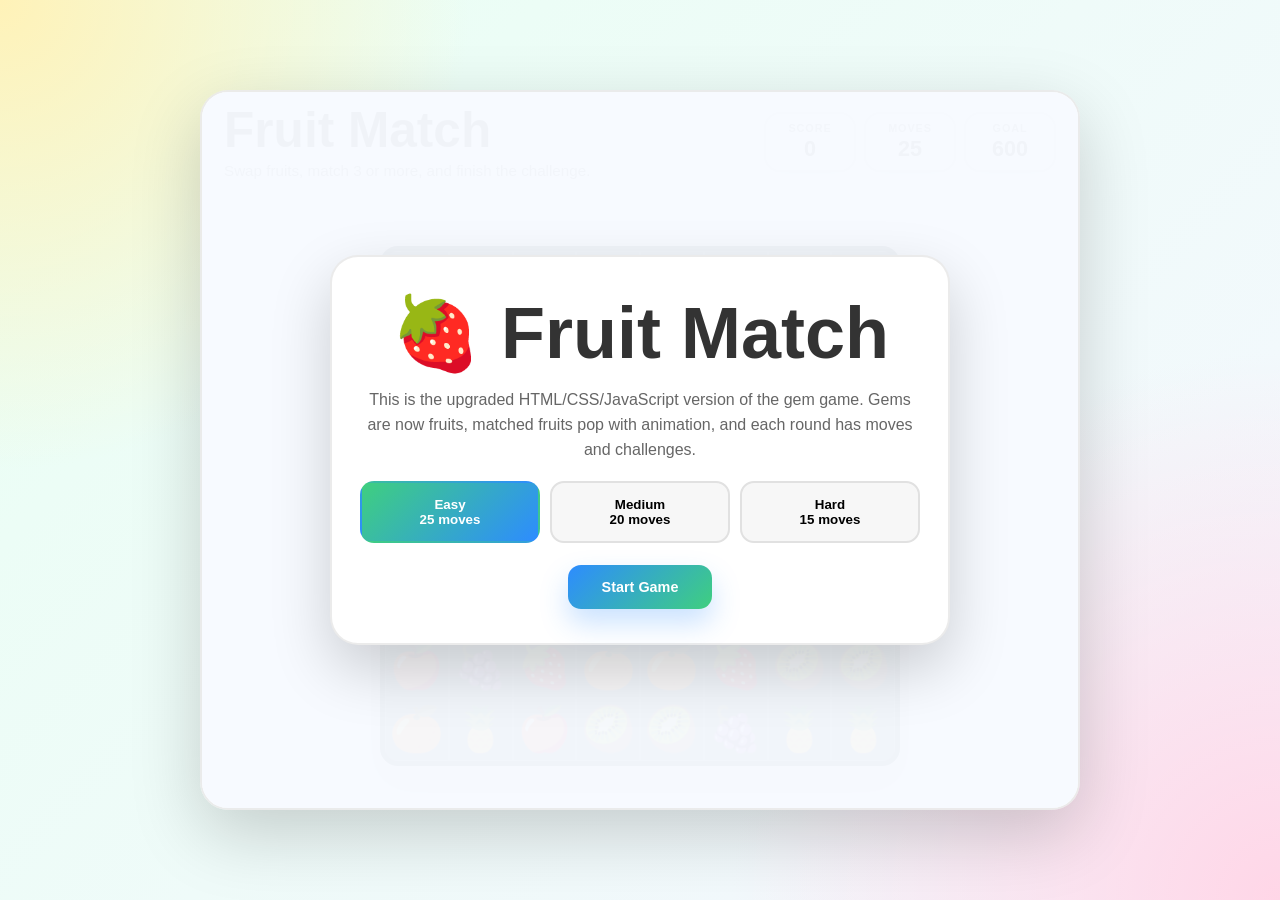
<file: gem-gem.html>
<!DOCTYPE html>
<html lang="en">
<head>
  <meta charset="UTF-8" />
  <meta name="viewport" content="width=device-width, initial-scale=1.0" />
  <title>Fruit Match-3 Game</title>

  <style>
    * {
      box-sizing: border-box;
      margin: 0;
      padding: 0;
    }

    html,
    body {
      width: 100%;
      height: 100%;
      overflow: hidden;
    }

    body {
      min-height: 100vh;
      font-family: Arial, sans-serif;
      background: radial-gradient(circle at top left, #fff2b8, transparent 30%),
                  radial-gradient(circle at bottom right, #ffd6e7, transparent 35%),
                  linear-gradient(135deg, #e9fff3, #f5f7ff);
      display: flex;
      align-items: center;
      justify-content: center;
      color: #2d2d2d;
      padding: 12px;
    }

    .game-shell {
      width: min(880px, 100%);
      height: min(720px, calc(100vh - 24px));
      background: rgba(255, 255, 255, 0.93);
      border: 2px solid rgba(0, 0, 0, 0.08);
      border-radius: 28px;
      box-shadow: 0 24px 70px rgba(0, 0, 0, 0.18);
      overflow: hidden;
      position: relative;
      display: flex;
      flex-direction: column;
    }

    .game-area {
      height: 100%;
      padding: 14px 22px 18px;
      display: grid;
      grid-template-rows: auto auto 1fr;
      gap: 8px;
      min-height: 0;
    }

    .top-row {
      display: flex;
      align-items: center;
      justify-content: space-between;
      gap: 14px;
      flex-shrink: 0;
    }

    .title-box h1 {
      font-size: clamp(1.8rem, 4vw, 3.1rem);
      line-height: 1;
      color: #2f2f2f;
    }

    .title-box p {
      margin-top: 6px;
      color: #666;
      font-size: 0.95rem;
    }

    .stat-box {
      display: flex;
      gap: 8px;
      flex-wrap: wrap;
      justify-content: flex-end;
    }

    .mini-stat {
      background: #fff;
      border: 2px solid #e2e2e2;
      border-radius: 16px;
      padding: 8px 12px;
      min-width: 92px;
      text-align: center;
      box-shadow: 0 8px 18px rgba(0, 0, 0, 0.08);
    }

    .mini-stat span {
      display: block;
      font-size: 0.68rem;
      color: #777;
      font-weight: bold;
      letter-spacing: 0.08em;
      text-transform: uppercase;
    }

    .mini-stat strong {
      display: block;
      margin-top: 2px;
      font-size: 1.35rem;
      color: #333;
    }

    .combo-banner {
      min-height: 28px;
      text-align: center;
      font-weight: bold;
      color: #e95c20;
      font-size: 1.15rem;
      flex-shrink: 0;
    }

    .board-wrap {
      min-height: 0;
      display: flex;
      align-items: center;
      justify-content: center;
      overflow: visible;
    }

    .board {
      width: min(520px, calc(100vh - 210px), 100%);
      max-width: 520px;
      aspect-ratio: 1 / 1;
      display: grid;
      grid-template-columns: repeat(8, 1fr);
      grid-template-rows: repeat(8, 1fr);
      background: #273043;
      border: 5px solid #273043;
      border-radius: 18px;
      overflow: hidden;
      box-shadow: 0 18px 35px rgba(0, 0, 0, 0.2);
      touch-action: manipulation;
    }

    .cell {
      border: 1px solid rgba(255, 255, 255, 0.18);
      display: flex;
      align-items: center;
      justify-content: center;
      font-size: clamp(1.45rem, 4vw, 2.75rem);
      line-height: 1;
      cursor: pointer;
      background: rgba(255, 255, 255, 0.18);
      user-select: none;
      transition: transform 0.15s ease, background 0.15s ease, box-shadow 0.15s ease;
    }

    .cell:hover {
      transform: scale(1.04);
      background: rgba(255, 255, 255, 0.3);
      z-index: 2;
    }

    .cell.selected {
      outline: 4px solid #ffe066;
      outline-offset: -5px;
      background: rgba(255, 240, 120, 0.32);
    }

    .cell.pop {
      animation: popFruit 0.35s ease forwards;
    }

    .cell.drop {
      animation: dropFruit 0.28s ease;
    }

    @keyframes popFruit {
      0% { transform: scale(1); opacity: 1; filter: brightness(1); }
      50% { transform: scale(1.35) rotate(10deg); opacity: 0.85; filter: brightness(1.25); }
      100% { transform: scale(0); opacity: 0; filter: brightness(1.5); }
    }

    @keyframes dropFruit {
      0% { transform: translateY(-22px); opacity: 0; }
      100% { transform: translateY(0); opacity: 1; }
    }


    .difficulty-buttons {
      display: flex;
      gap: 8px;
      flex-wrap: wrap;
    }

    button {
      font-family: inherit;
    }

    .difficulty-buttons button,
    .action-btn,
    .start-button,
    .play-again-button {
      border: none;
      border-radius: 13px;
      padding: 10px 12px;
      font-weight: bold;
      cursor: pointer;
      font-size: 0.9rem;
      transition: transform 0.16s ease, filter 0.16s ease;
    }

    .difficulty-buttons button {
      background: #eef2ff;
      color: #333;
      border: 1px solid #dce2ff;
      flex: 1;
    }

    .difficulty-buttons button.active {
      background: linear-gradient(135deg, #3fcf7f, #2d8cff);
      color: #fff;
    }

    .difficulty-buttons button:hover,
    .action-btn:hover,
    .start-button:hover,
    .play-again-button:hover {
      transform: translateY(-2px);
      filter: brightness(1.03);
    }

    .action-btn {
      width: 100%;
      margin-top: 8px;
      background: linear-gradient(135deg, #ff8a4c, #e64f45);
      color: #fff;
      box-shadow: 0 10px 20px rgba(0, 0, 0, 0.15);
      padding: 10px 12px;
    }

    .start-overlay,
    .end-overlay {
      position: absolute;
      inset: 0;
      background: rgba(247, 250, 255, 0.97);
      display: flex;
      align-items: center;
      justify-content: center;
      padding: 28px;
      z-index: 10;
    }

    .end-overlay {
      display: none;
    }

    .start-box,
    .end-box {
      width: min(620px, 100%);
      background: #fff;
      border: 2px solid rgba(0, 0, 0, 0.08);
      border-radius: 28px;
      padding: 34px 28px;
      text-align: center;
      box-shadow: 0 24px 60px rgba(0, 0, 0, 0.18);
    }

    .start-box h2,
    .end-box h2 {
      font-size: clamp(2.5rem, 8vw, 4.5rem);
      margin-bottom: 12px;
      color: #333;
    }

    .start-box p,
    .end-box p {
      color: #666;
      line-height: 1.55;
      margin-bottom: 18px;
    }

    .start-options {
      display: grid;
      grid-template-columns: repeat(3, 1fr);
      gap: 10px;
      margin: 18px 0 22px;
    }

    .start-options button {
      border: 2px solid #e1e1e1;
      background: #f7f7f7;
      border-radius: 14px;
      padding: 14px 8px;
      cursor: pointer;
      font-weight: bold;
    }

    .start-options button.active {
      background: linear-gradient(135deg, #3fcf7f, #2d8cff);
      color: white;
      border-color: transparent;
    }

    .start-button,
    .play-again-button {
      background: linear-gradient(135deg, #2d8cff, #3fcf7f);
      color: #fff;
      padding: 14px 34px;
      box-shadow: 0 14px 28px rgba(45, 140, 255, 0.25);
    }

    @media (max-width: 760px) {
      .game-shell {
        min-height: calc(100vh - 24px);
      }

      .game-area {
        min-height: calc(100vh - 24px);
      }

      .top-row {
        flex-direction: column;
        align-items: stretch;
      }

      .stat-box {
        justify-content: stretch;
      }

      .mini-stat {
        flex: 1;
      }

      .board {
        width: min(380px, 100%);
        min-width: 260px;
      }
    }

    @media (max-width: 560px) {
      .game-area {
        padding: 14px;
      }

      .start-options {
        grid-template-columns: 1fr;
      }
    }
  </style>
</head>
<body>
  <main class="game-shell">
    <section class="game-area">
      <div class="top-row">
        <div class="title-box">
          <h1>Fruit Match</h1>
          <p>Swap fruits, match 3 or more, and finish the challenge.</p>
        </div>

        <div class="stat-box">
          <div class="mini-stat">
            <span>Score</span>
            <strong id="scoreText">0</strong>
          </div>
          <div class="mini-stat">
            <span>Moves</span>
            <strong id="movesText">25</strong>
          </div>
          <div class="mini-stat">
            <span>Goal</span>
            <strong id="goalText">600</strong>
          </div>
        </div>
      </div>

      <div class="combo-banner" id="comboBanner"></div>

      <div class="board-wrap">
        <div class="board" id="board"></div>
      </div>
    </section>

    <section class="start-overlay" id="startOverlay">
      <div class="start-box">
        <h2>🍓 Fruit Match</h2>
        <p>
          This is the upgraded HTML/CSS/JavaScript version of the gem game.
          Gems are now fruits, matched fruits pop with animation, and each round has moves and challenges.
        </p>

        <div class="start-options">
          <button class="active" id="startEasy" onclick="chooseStartDifficulty('easy')">Easy<br>25 moves</button>
          <button id="startMedium" onclick="chooseStartDifficulty('medium')">Medium<br>20 moves</button>
          <button id="startHard" onclick="chooseStartDifficulty('hard')">Hard<br>15 moves</button>
        </div>

        <button class="start-button" onclick="startGame()">Start Game</button>
      </div>
    </section>

    <section class="end-overlay" id="endOverlay">
      <div class="end-box">
        <h2 id="endTitle">Game Over</h2>
        <p id="endMessage"></p>
        <button class="play-again-button" onclick="showStartAgain()">Play Again</button>
      </div>
    </section>
  </main>

  <script>
    const boardElement = document.getElementById("board");
    const scoreText = document.getElementById("scoreText");
    const movesText = document.getElementById("movesText");
    const goalText = document.getElementById("goalText");
    const difficultyText = document.getElementById("difficultyText");
    const bestScoreText = document.getElementById("bestScoreText");
    const comboBanner = document.getElementById("comboBanner");
    const challengeList = document.getElementById("challengeList");
    const startOverlay = document.getElementById("startOverlay");
    const endOverlay = document.getElementById("endOverlay");
    const endTitle = document.getElementById("endTitle");
    const endMessage = document.getElementById("endMessage");

    const fruits = ["🍓", "🍋", "🍇", "🍊", "🍎", "🥝", "🍍"];

    const difficultySettings = {
      easy: {
        name: "Easy",
        moves: 25,
        goal: 600,
        challenges: [
          { fruit: "🍓", target: 8, count: 0 },
          { fruit: "🍋", target: 8, count: 0 }
        ]
      },
      medium: {
        name: "Medium",
        moves: 20,
        goal: 900,
        challenges: [
          { fruit: "🍇", target: 10, count: 0 },
          { fruit: "🍊", target: 10, count: 0 },
          { fruit: "🍎", target: 8, count: 0 }
        ]
      },
      hard: {
        name: "Hard",
        moves: 15,
        goal: 1200,
        challenges: [
          { fruit: "🥝", target: 12, count: 0 },
          { fruit: "🍍", target: 12, count: 0 },
          { fruit: "🍓", target: 10, count: 0 }
        ]
      }
    };

    let board = [];
    let boardSize = 8;
    let selectedCell = null;
    let score = 0;
    let movesLeft = 25;
    let currentDifficulty = "easy";
    let currentChallenges = [];
    let gameStarted = false;
    let boardLocked = false;

    let bestScore = localStorage.getItem("fruitMatchBestScore");
    if (bestScoreText) {
      bestScoreText.textContent = bestScore === null ? "--" : bestScore;
    }

    function copyChallenges(challenges) {
      return challenges.map(function(challenge) {
        return {
          fruit: challenge.fruit,
          target: challenge.target,
          count: 0
        };
      });
    }

    function randomFruit() {
      return fruits[Math.floor(Math.random() * fruits.length)];
    }

    function createBoard() {
      board = [];

      for (let row = 0; row < boardSize; row++) {
        let newRow = [];

        for (let col = 0; col < boardSize; col++) {
          let fruit = randomFruit();

          while (
            (col >= 2 && newRow[col - 1] === fruit && newRow[col - 2] === fruit) ||
            (row >= 2 && board[row - 1][col] === fruit && board[row - 2][col] === fruit)
          ) {
            fruit = randomFruit();
          }

          newRow.push(fruit);
        }

        board.push(newRow);
      }

      drawBoard();
    }

    function drawBoard(popCells = [], dropAll = false) {
      boardElement.innerHTML = "";

      for (let row = 0; row < boardSize; row++) {
        for (let col = 0; col < boardSize; col++) {
          const cell = document.createElement("div");
          cell.className = "cell";
          cell.textContent = board[row][col];
          cell.dataset.row = row;
          cell.dataset.col = col;

          if (selectedCell && selectedCell.row === row && selectedCell.col === col) {
            cell.classList.add("selected");
          }

          if (popCells.some(function(item) { return item.row === row && item.col === col; })) {
            cell.classList.add("pop");
          }

          if (dropAll) {
            cell.classList.add("drop");
          }

          cell.addEventListener("click", function() {
            handleCellClick(row, col);
          });

          boardElement.appendChild(cell);
        }
      }
    }

    function handleCellClick(row, col) {
      if (!gameStarted || boardLocked) {
        return;
      }

      if (selectedCell === null) {
        selectedCell = { row: row, col: col };
        drawBoard();
        return;
      }

      if (selectedCell.row === row && selectedCell.col === col) {
        selectedCell = null;
        drawBoard();
        return;
      }

      if (!isBeside(selectedCell.row, selectedCell.col, row, col)) {
        selectedCell = { row: row, col: col };
        drawBoard();
        return;
      }

      makeMove(selectedCell.row, selectedCell.col, row, col);
    }

    function isBeside(row1, col1, row2, col2) {
      const rowDiff = Math.abs(row1 - row2);
      const colDiff = Math.abs(col1 - col2);
      return (rowDiff === 1 && colDiff === 0) || (rowDiff === 0 && colDiff === 1);
    }

    async function makeMove(row1, col1, row2, col2) {
      if (!gameStarted || boardLocked) {
        return;
      }

      boardLocked = true;
      selectedCell = null;

      try {
        swap(row1, col1, row2, col2);
        drawBoard();
        await wait(160);

        let matches = findMatches();

        if (matches.length === 0) {
          swap(row1, col1, row2, col2);
          comboBanner.textContent = "Invalid swap! Match 3 fruits.";
          drawBoard();
          await wait(500);
          comboBanner.textContent = "";
          return;
        }

        movesLeft--;
        await resolveMatches();
        updateUI();
        drawBoard();

        if (checkWin()) {
          endGame(true);
          return;
        }

        if (movesLeft <= 0) {
          endGame(false);
          return;
        }
      } finally {
        if (gameStarted) {
          boardLocked = false;
          selectedCell = null;
          drawBoard();
        }
      }
    }

    function swap(row1, col1, row2, col2) {
      const temp = board[row1][col1];
      board[row1][col1] = board[row2][col2];
      board[row2][col2] = temp;
    }

    async function resolveMatches() {
      let combo = 1;
      let matches = findMatches();

      while (matches.length > 0) {
        const points = matches.length * 10 * combo;
        score += points;
        updateChallengeProgress(matches);

        comboBanner.textContent = combo > 1 ? "Combo x" + combo + "! +" + points : "+" + points + " points";
        drawBoard(matches);
        await wait(360);

        clearMatches(matches);
        dropFruits();
        fillEmptySpaces();
        drawBoard([], true);
        updateUI();
        await wait(260);

        combo++;
        matches = findMatches();
      }

      comboBanner.textContent = "";
    }

    function findMatches() {
      const matched = [];
      const found = new Set();

      for (let row = 0; row < boardSize; row++) {
        let count = 1;

        for (let col = 1; col <= boardSize; col++) {
          if (col < boardSize && board[row][col] === board[row][col - 1]) {
            count++;
          } else {
            if (count >= 3) {
              for (let i = 0; i < count; i++) {
                const matchCol = col - 1 - i;
                const key = row + "," + matchCol;
                if (!found.has(key)) {
                  found.add(key);
                  matched.push({ row: row, col: matchCol, fruit: board[row][matchCol] });
                }
              }
            }
            count = 1;
          }
        }
      }

      for (let col = 0; col < boardSize; col++) {
        let count = 1;

        for (let row = 1; row <= boardSize; row++) {
          if (row < boardSize && board[row][col] === board[row - 1][col]) {
            count++;
          } else {
            if (count >= 3) {
              for (let i = 0; i < count; i++) {
                const matchRow = row - 1 - i;
                const key = matchRow + "," + col;
                if (!found.has(key)) {
                  found.add(key);
                  matched.push({ row: matchRow, col: col, fruit: board[matchRow][col] });
                }
              }
            }
            count = 1;
          }
        }
      }

      return matched;
    }

    function clearMatches(matches) {
      matches.forEach(function(match) {
        board[match.row][match.col] = null;
      });
    }

    function dropFruits() {
      for (let col = 0; col < boardSize; col++) {
        let fruitsInColumn = [];

        for (let row = boardSize - 1; row >= 0; row--) {
          if (board[row][col] !== null) {
            fruitsInColumn.push(board[row][col]);
          }
        }

        for (let row = boardSize - 1; row >= 0; row--) {
          board[row][col] = fruitsInColumn[boardSize - 1 - row] || null;
        }
      }
    }

    function fillEmptySpaces() {
      for (let row = 0; row < boardSize; row++) {
        for (let col = 0; col < boardSize; col++) {
          if (board[row][col] === null) {
            board[row][col] = randomFruit();
          }
        }
      }
    }

    function canMakeMove() {
      for (let row = 0; row < boardSize; row++) {
        for (let col = 0; col < boardSize; col++) {
          if (col + 1 < boardSize) {
            swap(row, col, row, col + 1);
            const hasMatchRight = findMatches().length > 0;
            swap(row, col, row, col + 1);

            if (hasMatchRight) {
              return true;
            }
          }

          if (row + 1 < boardSize) {
            swap(row, col, row + 1, col);
            const hasMatchDown = findMatches().length > 0;
            swap(row, col, row + 1, col);

            if (hasMatchDown) {
              return true;
            }
          }
        }
      }

      return false;
    }

    function updateChallengeProgress(matches) {
      matches.forEach(function(match) {
        currentChallenges.forEach(function(challenge) {
          if (challenge.fruit === match.fruit && challenge.count < challenge.target) {
            challenge.count++;
          }
        });
      });
    }

    function drawChallenges() {
      if (!challengeList) {
        return;
      }

      challengeList.innerHTML = "";

      currentChallenges.forEach(function(challenge) {
        const item = document.createElement("div");
        item.className = "challenge-item";

        if (challenge.count >= challenge.target) {
          item.classList.add("done");
        }

        item.textContent = "Clear " + challenge.target + " " + challenge.fruit + " fruits: " + Math.min(challenge.count, challenge.target) + "/" + challenge.target;
        challengeList.appendChild(item);
      });
    }

    function challengesComplete() {
      return currentChallenges.every(function(challenge) {
        return challenge.count >= challenge.target;
      });
    }

    function checkWin() {
      const setting = difficultySettings[currentDifficulty];
      return score >= setting.goal;
    }

    function updateUI() {
      const setting = difficultySettings[currentDifficulty];
      scoreText.textContent = score;
      movesText.textContent = movesLeft;
      goalText.textContent = setting.goal;
      if (difficultyText) {
        difficultyText.textContent = setting.name;
      }
      drawChallenges();
      updateDifficultyButtons();
    }

    function setDifficulty(level) {
      currentDifficulty = level;
      resetGame();
    }

    function chooseStartDifficulty(level) {
      currentDifficulty = level;

      document.getElementById("startEasy").classList.remove("active");
      document.getElementById("startMedium").classList.remove("active");
      document.getElementById("startHard").classList.remove("active");

      if (level === "easy") {
        document.getElementById("startEasy").classList.add("active");
      } else if (level === "medium") {
        document.getElementById("startMedium").classList.add("active");
      } else {
        document.getElementById("startHard").classList.add("active");
      }
    }

    function updateDifficultyButtons() {
      const easyBtn = document.getElementById("easyBtn");
      const mediumBtn = document.getElementById("mediumBtn");
      const hardBtn = document.getElementById("hardBtn");

      if (!easyBtn || !mediumBtn || !hardBtn) {
        return;
      }

      easyBtn.classList.toggle("active", currentDifficulty === "easy");
      mediumBtn.classList.toggle("active", currentDifficulty === "medium");
      hardBtn.classList.toggle("active", currentDifficulty === "hard");
    }

    function startGame() {
      gameStarted = true;
      startOverlay.style.display = "none";
      resetGame();
    }

    function resetGame() {
      const setting = difficultySettings[currentDifficulty];
      score = 0;
      movesLeft = setting.moves;
      selectedCell = null;
      boardLocked = false;
      currentChallenges = copyChallenges(setting.challenges);
      comboBanner.textContent = "";
      endOverlay.style.display = "none";
      createBoard();
      updateUI();
    }

    function endGame(playerWon, customMessage = "") {
      gameStarted = false;
      boardLocked = true;
      selectedCell = null;
      drawBoard();

      if (bestScore === null || score > Number(bestScore)) {
        bestScore = score;
        localStorage.setItem("fruitMatchBestScore", bestScore);
        if (bestScoreText) {
          bestScoreText.textContent = bestScore;
        }
      }

      if (playerWon) {
        endTitle.textContent = "You Win!";
        endMessage.textContent = "Great job! You reached the score goal. Final score: " + score + ".";
      } else if (customMessage !== "") {
        endTitle.textContent = "Game Over";
        endMessage.textContent = customMessage + " Final score: " + score + ". Click Play Again to reset.";
      } else {
        endTitle.textContent = "Game Over";
        endMessage.textContent = "You ran out of moves. Final score: " + score + ". Click Play Again to reset and try again.";
      }

      endOverlay.style.display = "flex";
    }

    function showStartAgain() {
      endOverlay.style.display = "none";
      startOverlay.style.display = "flex";
      boardLocked = false;
    }

    function wait(ms) {
      return new Promise(function(resolve) {
        setTimeout(resolve, ms);
      });
    }

    chooseStartDifficulty("easy");
    resetGame();
  </script>
</body>
</html>
</file>
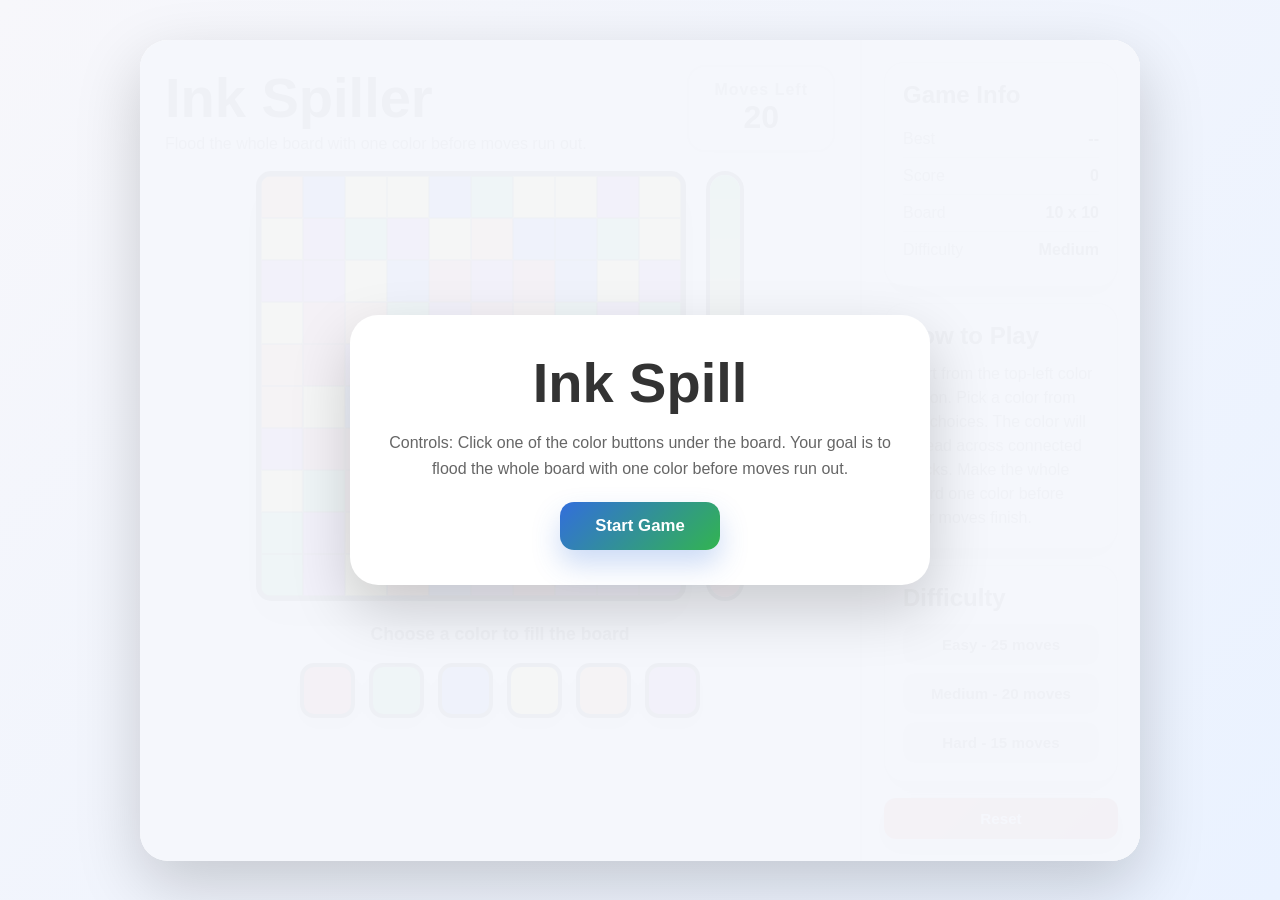
<file: inkspiller.html>
<!DOCTYPE html>
<html lang="en">
<head>
  <meta charset="UTF-8" />
  <meta name="viewport" content="width=device-width, initial-scale=1.0" />
  <title>Ink Spiller</title>

  <style>
    * {
      box-sizing: border-box;
      margin: 0;
      padding: 0;
    }

    body {
      font-family: Arial, sans-serif;
      background: linear-gradient(135deg, #f7f7fb, #eaf2ff);
      color: #222;
      min-height: 100vh;
      display: flex;
      align-items: center;
      justify-content: center;
      padding: 15px;
    }

    .game-shell {
      width: min(1000px, 100%);
      background: white;
      border-radius: 28px;
      box-shadow: 0 24px 65px rgba(0,0,0,0.18);
      overflow: hidden;
      display: grid;
      grid-template-columns: 1fr 280px;
      position: relative;
    }

    .game-area {
      padding: 25px;
      display: flex;
      flex-direction: column;
      gap: 18px;
    }

    .top-row {
      display: flex;
      justify-content: space-between;
      align-items: center;
    }

    h1 {
      font-size: 3.5rem;
      color: #333;
    }

    .title-box p {
      color: #666;
      margin-top: 5px;
    }

    .moves-box {
      background: white;
      border: 2px solid #ddd;
      border-radius: 18px;
      padding: 14px 25px;
      text-align: center;
      box-shadow: 0 8px 18px rgba(0,0,0,0.08);
    }

    .moves-box span {
      display: block;
      font-weight: bold;
      color: #777;
      letter-spacing: 1px;
    }

    .moves-box strong {
      font-size: 2rem;
      color: #333;
    }

    .board-wrap {
      display: flex;
      align-items: center;
      justify-content: center;
      gap: 20px;
    }

    .board {
      width: 430px;
      height: 430px;
      display: grid;
      grid-template-columns: repeat(10, 1fr);
      grid-template-rows: repeat(10, 1fr);
      border: 5px solid #222;
      border-radius: 15px;
      overflow: hidden;
      background: #111;
      box-shadow: 0 18px 35px rgba(0,0,0,0.18);
    }

    .cell {
      border: 1px solid rgba(0,0,0,0.45);
    }

    .red { background: #dc3232; }
    .green { background: #32b450; }
    .blue { background: #326edc; }
    .yellow { background: #f0dc3c; }
    .orange { background: #f08c28; }
    .purple { background: #a046c8; }

    .life-meter {
      width: 38px;
      height: 430px;
      border: 4px solid #222;
      border-radius: 999px;
      background: #eee;
      overflow: hidden;
      display: flex;
      align-items: flex-end;
    }

    .life-fill {
      width: 100%;
      height: 100%;
      background: linear-gradient(to top, #dc3c3c, #e6c832, #3cb450);
      transition: height 0.3s ease;
    }

    .palette-title {
      text-align: center;
      font-weight: bold;
      color: #444;
      font-size: 1.1rem;
      margin-top: 5px;
    }

    .palette {
      display: flex;
      justify-content: center;
      gap: 14px;
      flex-wrap: wrap;
    }

    .palette-btn {
      width: 55px;
      height: 55px;
      border: 4px solid #222;
      border-radius: 14px;
      cursor: pointer;
      box-shadow: 0 8px 18px rgba(0,0,0,0.18);
      transition: 0.2s;
    }

    .palette-btn:hover {
      transform: translateY(-3px) scale(1.08);
    }

    .side-panel {
      background: #fafafa;
      border-left: 2px solid #eee;
      padding: 22px;
      display: flex;
      flex-direction: column;
      gap: 16px;
    }

    .panel-card {
      background: white;
      border: 1px solid #ddd;
      border-radius: 20px;
      padding: 18px;
      box-shadow: 0 10px 22px rgba(0,0,0,0.08);
    }

    .panel-card h2 {
      margin-bottom: 12px;
      color: #333;
    }

    .panel-card p {
      color: #666;
      line-height: 1.5;
    }

    .score-line {
      display: flex;
      justify-content: space-between;
      padding: 9px 0;
      border-bottom: 1px solid #eee;
    }

    .score-line:last-child {
      border-bottom: none;
    }

    .score-line span {
      color: #777;
    }

    .score-line strong {
      color: #333;
    }

    .difficulty-buttons {
      display: grid;
      gap: 8px;
    }

    .difficulty-buttons button,
    .action-btn {
      border: none;
      padding: 12px;
      border-radius: 12px;
      font-weight: bold;
      cursor: pointer;
      font-size: 0.95rem;
    }

    .difficulty-buttons button {
      background: #eee;
      color: #333;
    }

    .difficulty-buttons button:hover {
      background: #ddd;
    }

    .action-btn {
      background: linear-gradient(135deg, #dc6450, #b94a38);
      color: white;
      box-shadow: 0 10px 20px rgba(0,0,0,0.15);
    }

    .start-overlay,
    .end-overlay {
      position: absolute;
      inset: 0;
      background: rgba(245, 247, 252, 0.97);
      display: flex;
      align-items: center;
      justify-content: center;
      padding: 30px;
      z-index: 10;
    }

    .end-overlay {
      display: none;
    }

    .start-box,
    .end-box {
      width: min(580px, 100%);
      text-align: center;
      background: white;
      border-radius: 28px;
      padding: 35px;
      box-shadow: 0 24px 60px rgba(0,0,0,0.18);
    }

    .start-box h2,
    .end-box h2 {
      font-size: 3.5rem;
      margin-bottom: 15px;
      color: #333;
    }

    .start-box p,
    .end-box p {
      color: #666;
      line-height: 1.6;
      margin-bottom: 20px;
    }

    .start-button,
    .play-again-button {
      border: none;
      background: linear-gradient(135deg, #326edc, #32b450);
      color: white;
      padding: 14px 35px;
      border-radius: 14px;
      font-size: 1.05rem;
      font-weight: bold;
      cursor: pointer;
      box-shadow: 0 14px 28px rgba(50,110,220,0.25);
    }

    @media (max-width: 850px) {
      .game-shell {
        grid-template-columns: 1fr;
      }

      .side-panel {
        display: none;
      }

      .board {
        width: 340px;
        height: 340px;
      }

      .life-meter {
        height: 340px;
      }

      h1 {
        font-size: 2.5rem;
      }
    }
  </style>
</head>

<body>

  <main class="game-shell">

    <section class="game-area">

      <div class="top-row">
        <div class="title-box">
          <h1>Ink Spiller</h1>
          <p>Flood the whole board with one color before moves run out.</p>
        </div>

        <div class="moves-box">
          <span>Moves Left</span>
          <strong id="movesLeft">20</strong>
        </div>
      </div>

      <div class="board-wrap">
        <div class="board" id="board"></div>

        <div class="life-meter">
          <div class="life-fill" id="lifeFill"></div>
        </div>
      </div>

      <div class="palette-title">Choose a color to fill the board</div>

      <div class="palette">
        <button class="palette-btn red" data-color="red"></button>
        <button class="palette-btn green" data-color="green"></button>
        <button class="palette-btn blue" data-color="blue"></button>
        <button class="palette-btn yellow" data-color="yellow"></button>
        <button class="palette-btn orange" data-color="orange"></button>
        <button class="palette-btn purple" data-color="purple"></button>
      </div>

    </section>

    <aside class="side-panel">

      <div class="panel-card">
        <h2>Game Info</h2>

        <div class="score-line">
          <span>Best</span>
          <strong id="bestScore">--</strong>
        </div>

        <div class="score-line">
          <span>Score</span>
          <strong id="scoreText">0</strong>
        </div>

        <div class="score-line">
          <span>Board</span>
          <strong>10 x 10</strong>
        </div>

        <div class="score-line">
          <span>Difficulty</span>
          <strong id="difficultyText">Medium</strong>
        </div>
      </div>

      <div class="panel-card">
        <h2>How to Play</h2>
        <p>
          Start from the top-left color region. Pick a color from the choices.
          The color will spread across connected blocks. Make the whole board
          one color before your moves finish.
        </p>
      </div>

      <div class="panel-card">
        <h2>Difficulty</h2>

        <div class="difficulty-buttons">
          <button onclick="setDifficulty('Easy')">Easy - 25 moves</button>
          <button onclick="setDifficulty('Medium')">Medium - 20 moves</button>
          <button onclick="setDifficulty('Hard')">Hard - 15 moves</button>
        </div>
      </div>

      <button class="action-btn" onclick="resetGame()">Reset</button>

    </aside>

    <section class="start-overlay" id="startOverlay">
      <div class="start-box">
        <h2>Ink Spill</h2>

        <p>
          Controls: Click one of the color buttons under the board.
          Your goal is to flood the whole board with one color before moves run out.
        </p>

        <button class="start-button" onclick="startGame()">Start Game</button>
      </div>
    </section>

    <section class="end-overlay" id="endOverlay">
      <div class="end-box">
        <h2 id="endTitle">Game Over</h2>

        <p id="endMessage"></p>

        <button class="play-again-button" onclick="resetGame()">Play Again</button>
      </div>
    </section>

  </main>

  <script>
    const boardElement = document.getElementById("board");
    const movesLeftElement = document.getElementById("movesLeft");
    const scoreText = document.getElementById("scoreText");
    const difficultyText = document.getElementById("difficultyText");
    const startOverlay = document.getElementById("startOverlay");
    const endOverlay = document.getElementById("endOverlay");
    const endTitle = document.getElementById("endTitle");
    const endMessage = document.getElementById("endMessage");
    const lifeFill = document.getElementById("lifeFill");
    const bestScoreElement = document.getElementById("bestScore");

    const colors = ["red", "green", "blue", "yellow", "orange", "purple"];

    let board = [];
    let boardSize = 10;
    let movesLeft = 20;
    let maxMoves = 20;
    let score = 0;
    let difficulty = "Medium";
    let gameStarted = false;

    let bestScore = localStorage.getItem("inkSpillerBestScore");

    if (bestScore !== null) {
      bestScoreElement.textContent = bestScore;
    }

    function createBoard() {
      board = [];

      for (let row = 0; row < boardSize; row++) {
        let newRow = [];

        for (let col = 0; col < boardSize; col++) {
          let randomColor = colors[Math.floor(Math.random() * colors.length)];
          newRow.push(randomColor);
        }

        board.push(newRow);
      }

      drawBoard();
    }

    function drawBoard() {
      boardElement.innerHTML = "";

      for (let row = 0; row < boardSize; row++) {
        for (let col = 0; col < boardSize; col++) {
          let cell = document.createElement("div");
          cell.className = "cell " + board[row][col];
          boardElement.appendChild(cell);
        }
      }
    }

    function getFloodCells() {
      const startColor = board[0][0];
      const visited = [];
      const floodCells = [];

      for (let row = 0; row < boardSize; row++) {
        visited[row] = [];

        for (let col = 0; col < boardSize; col++) {
          visited[row][col] = false;
        }
      }

      function search(row, col) {
        if (row < 0 || row >= boardSize || col < 0 || col >= boardSize) {
          return;
        }

        if (visited[row][col]) {
          return;
        }

        if (board[row][col] !== startColor) {
          return;
        }

        visited[row][col] = true;
        floodCells.push([row, col]);

        search(row + 1, col);
        search(row - 1, col);
        search(row, col + 1);
        search(row, col - 1);
      }

      search(0, 0);

      return floodCells;
    }

    function chooseColor(newColor) {
      if (!gameStarted) {
        return;
      }

      if (movesLeft <= 0) {
        return;
      }

      const currentColor = board[0][0];

      if (newColor === currentColor) {
        return;
      }

      const floodCells = getFloodCells();

      for (let i = 0; i < floodCells.length; i++) {
        let row = floodCells[i][0];
        let col = floodCells[i][1];

        board[row][col] = newColor;
      }

      movesLeft--;
      score += floodCells.length * 10;

      updateUI();
      drawBoard();

      if (checkWin()) {
        endGame(true);
      } else if (movesLeft <= 0) {
        endGame(false);
      }
    }

    function checkWin() {
      const firstColor = board[0][0];

      for (let row = 0; row < boardSize; row++) {
        for (let col = 0; col < boardSize; col++) {
          if (board[row][col] !== firstColor) {
            return false;
          }
        }
      }

      return true;
    }

    function updateUI() {
      movesLeftElement.textContent = movesLeft;
      scoreText.textContent = score;
      difficultyText.textContent = difficulty;

      let percent = (movesLeft / maxMoves) * 100;
      lifeFill.style.height = percent + "%";
    }

    function startGame() {
      gameStarted = true;
      startOverlay.style.display = "none";
      resetGameOnly();
    }

    function resetGameOnly() {
      score = 0;
      movesLeft = maxMoves;
      createBoard();
      updateUI();
      endOverlay.style.display = "none";
    }

    function resetGame() {
      gameStarted = true;
      startOverlay.style.display = "none";
      endOverlay.style.display = "none";
      resetGameOnly();
    }

    function endGame(playerWon) {
      gameStarted = false;

      if (bestScore === null || score > Number(bestScore)) {
        bestScore = score;
        localStorage.setItem("inkSpillerBestScore", bestScore);
        bestScoreElement.textContent = bestScore;
      }

      if (playerWon) {
        endTitle.textContent = "You Win!";
        endMessage.textContent = "Good job! You filled the whole board. Your final score is " + score + ".";
      } else {
        endTitle.textContent = "Game Over";
        endMessage.textContent = "You ran out of moves. Your final score is " + score + ".";
      }

      endOverlay.style.display = "flex";
    }

    function setDifficulty(level) {
      difficulty = level;

      if (level === "Easy") {
        maxMoves = 25;
      } else if (level === "Medium") {
        maxMoves = 20;
      } else if (level === "Hard") {
        maxMoves = 15;
      }

      resetGame();
    }

    const paletteButtons = document.querySelectorAll(".palette-btn");

    paletteButtons.forEach(function(button) {
      button.addEventListener("click", function() {
        const selectedColor = button.dataset.color;
        chooseColor(selectedColor);
      });
    });

    createBoard();
    updateUI();
  </script>

</body>
</html>
</file>
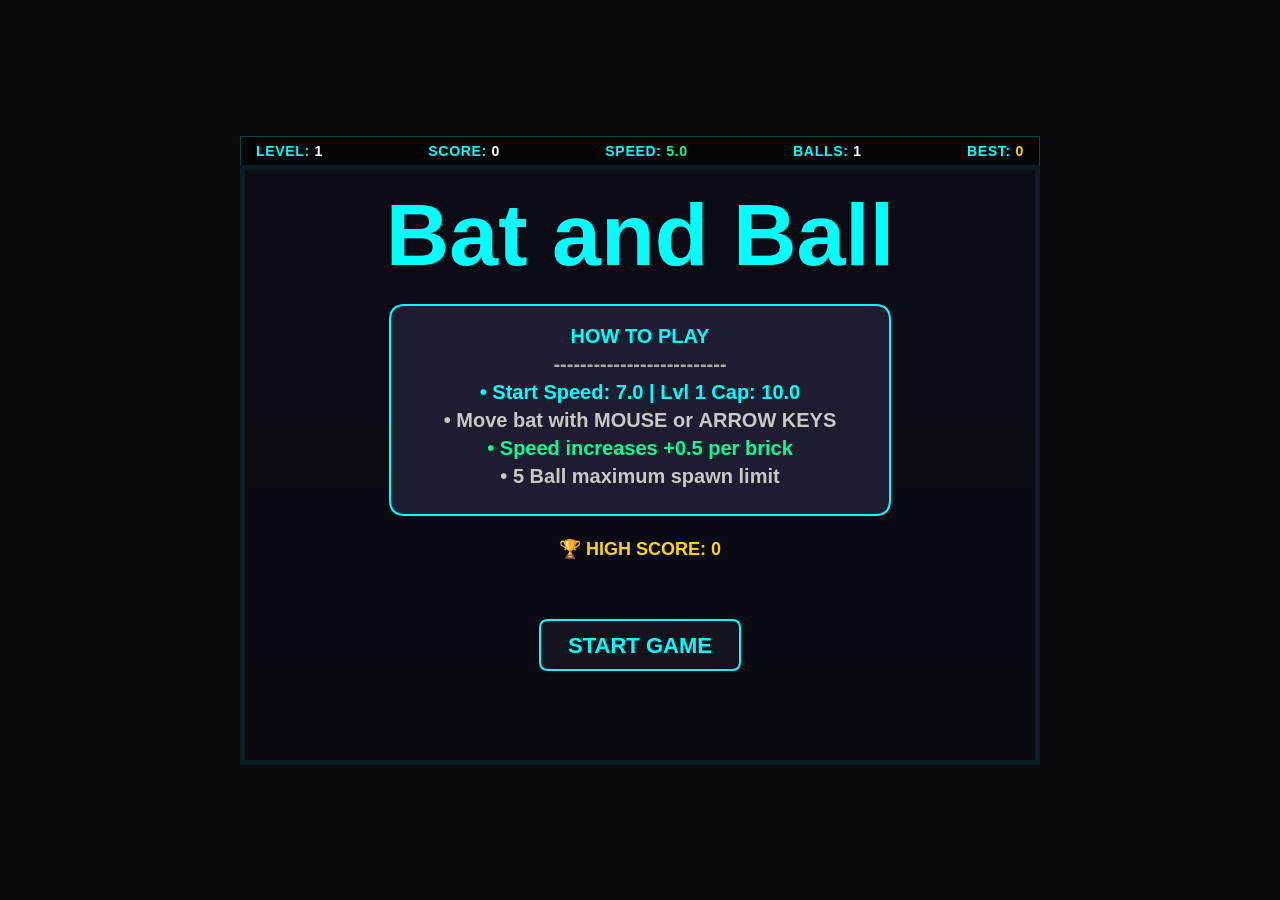
<file: pingpong.html>
<!DOCTYPE html>
<html lang="en">
<head>
  <meta charset="UTF-8"/>
  <title>Bat and Ball</title>
  <style>
    * { margin: 0; padding: 0; box-sizing: border-box; }
    body {
      background: #0a0a0f;
      display: flex;
      flex-direction: column;
      align-items: center;
      justify-content: center;
      height: 100vh;
      font-family: Arial, sans-serif;
      overflow: hidden;
    }
    canvas { display: block; cursor: default; }

    #hud {
      width: 800px;
      display: flex;
      justify-content: space-between;
      align-items: center;
      padding: 6px 15px;
      background: rgba(0,0,0,0.6);
      border: 1px solid #00ffff44;
      border-bottom: none;
      font-size: 14px;
      color: #00ffff;
      font-weight: bold;
      letter-spacing: 0.05em;
    }
    #hud span { color: #fff; }
    #hud .hs  { color: #ffd700; }
    #hud .spd { color: #00ff96; }
  </style>
</head>
<body>

  <div id="hud">
    <div>LEVEL: <span id="hud-level">1</span></div>
    <div>SCORE: <span id="hud-score">0</span></div>
    <div>SPEED: <span id="hud-speed" class="spd">5.0</span></div>
    <div>BALLS: <span id="hud-balls">1</span></div>
    <div>BEST: <span id="hud-best" class="hs">0</span></div>
  </div>

  <canvas id="gameCanvas" width="800" height="600"></canvas>

  <script>
    window.addEventListener('keydown', e => {
      if (['ArrowLeft','ArrowRight','ArrowUp','ArrowDown'].includes(e.key)) e.preventDefault();
    });

    const canvas  = document.getElementById('gameCanvas');
    const ctx      = canvas.getContext('2d');

    const hudLevel = document.getElementById('hud-level');
    const hudScore = document.getElementById('hud-score');
    const hudSpeed = document.getElementById('hud-speed');
    const hudBalls = document.getElementById('hud-balls');
    const hudBest  = document.getElementById('hud-best');

    const S = {
      W: 800, H: 600,
      bgTop:    [30, 30, 45],
      bgBottom: [10, 10, 15],
      border:    '#00ffff',
      fps:       60,
      batSpeed: 10, 
      baseBallSpeed: 7.0 
    };

    let state           = 'START'; 
    let currentLevel    = 1;
    let destroyedCount  = 0;
    let transitionStart = 0;
    let ballSpeedMod    = 0;
    let maxSpeed        = 10.0; 
    let score           = 0;
    let highScore       = parseInt(localStorage.getItem('batHS') || '0');
    let blocks          = [];
    let balls           = [];

    const bat = {
      x: 335, y: 580, w: 130, h: 15,
      movingLeft: false, 
      movingRight: false,
      update(mX) {
        if (this.movingRight) this.x += S.batSpeed;
        else if (this.movingLeft) this.x -= S.batSpeed;
        else if (mX !== null) {
            this.x = mX - this.w / 2;
        }
        if (this.x < 5) this.x = 5;
        if (this.x + this.w > 795) this.x = 795 - this.w;
      },
      draw() {
        ctx.fillStyle = '#64646e';
        roundRect(ctx, this.x, this.y, this.w, this.h, 8);
        ctx.fillStyle = 'rgba(255,255,255,0.15)';
        roundRect(ctx, this.x + 4, this.y + 2, this.w - 8, 4, 3);
      }
    };

    const BLOCK_COLORS = { 5: '#c8c8cd', 4: '#9400d3', 3: '#ff8c00', 2: '#32cd32', 1: '#00bfff' };

    function makeBlock(x, y, hp, isSilver) {
      return { x, y, w: 49, h: 15, hp, isSilver, alive: true };
    }

    function drawBlock(b) {
      if (!b.alive) return;
      let color = b.isSilver ? '#c8c8cd' : (BLOCK_COLORS[b.hp] || '#00bfff');
      ctx.fillStyle = color;
      roundRect(ctx, b.x, b.y, b.w, b.h, 4);
      if (b.isSilver) {
        ctx.strokeStyle = '#ffffff';
        ctx.lineWidth = 2;
        roundRectStroke(ctx, b.x, b.y, b.w, b.h, 4);
      }
    }

    function makeBall(xv, yv, mSpd) {
      return {
        x: 400 - 10, y: 390,
        vx: xv, vy: yv,
        r: 10,
        maxSpeed: mSpd,
        history: [],
        alive: true
      };
    }

    function updateBall(b) {
      b.history.push({ x: b.x + b.r, y: b.y + b.r });
      if (b.history.length > 8) b.history.shift();

      b.x += b.vx;
      b.y += b.vy;

      if (b.x + b.r * 2 >= 795) { b.vx *= -1; b.x = 795 - b.r * 2; }
      if (b.x <= 5) { b.vx *= -1; b.x = 5; }
      if (b.y <= 5) { b.vy *= -1; b.y = 5; }

      if (b.y > S.H) { b.alive = false; return 0; }

      if (b.y + b.r * 2 >= bat.y && b.y + b.r * 2 <= bat.y + bat.h + Math.abs(b.vy) &&
          b.x + b.r * 2 >= bat.x && b.x <= bat.x + bat.w) {
        
        const currentSpd = Math.hypot(b.vx, b.vy);
        const hitPos = (b.x + b.r - bat.x) / bat.w;
        const angle = (hitPos - 0.5) * (Math.PI / 2.5); 
        
        b.vx = Math.sin(angle) * currentSpd;
        b.vy = -Math.cos(angle) * currentSpd;
        b.y  = bat.y - b.r * 2;
      }

      let destroyed = 0;
      for (let bl of blocks) {
        if (!bl.alive) continue;
        if (b.x + b.r * 2 >= bl.x && b.x <= bl.x + bl.w &&
            b.y + b.r * 2 >= bl.y && b.y <= bl.y + bl.h) {
          b.vy *= -1;
          bl.hp--;
          if (bl.hp <= 0) {
            bl.alive = false;
            destroyed++;
            score++;
            updateHUD();
            
            // FIX: Increase speed magnitude by exactly 0.5 every brick
            const currentSpd = Math.hypot(b.vx, b.vy);
            if (currentSpd < b.maxSpeed) {
                const nextSpd = Math.min(b.maxSpeed, currentSpd + 0.5);
                const ratio = nextSpd / currentSpd;
                b.vx *= ratio;
                b.vy *= ratio;
            }
          }
          break;
        }
      }
      return destroyed;
    }

    function drawBall(b) {
      if (!b.alive) return;
      b.history.forEach((pos, i) => {
        const alpha = (i / 8) * 0.7;
        ctx.fillStyle = `rgba(0,255,255,${alpha})`;
        ctx.beginPath();
        ctx.arc(pos.x, pos.y, b.r, 0, Math.PI * 2);
        ctx.fill();
      });
      ctx.fillStyle = '#ffffff';
      ctx.beginPath();
      ctx.arc(b.x + b.r, b.y + b.r, b.r, 0, Math.PI * 2);
      ctx.fill();
    }

    function startLevel(num) {
      if (num > 3) { state = 'WIN'; return; }
      currentLevel   = num;
      blocks         = [];
      balls          = [];
      destroyedCount = 0;

      if (num === 1) {
        ballSpeedMod = 0; maxSpeed = 10.0; 
        for (let r = 0; r < 10; r++) {
          for (let c = 0; c < 16; c++) {
            if ((r + c) % 2 === 0) {
              const rv = Math.random();
              const is_s = rv < 0.1;
              const hp = is_s ? 5 : [1,2,3][Math.floor(Math.random()*3)];
              blocks.push(makeBlock(c * 49.5 + 6, r * 19 + 50, hp, is_s));
            }
          }
        }
      } else if (num === 2) {
        ballSpeedMod = 1.5; maxSpeed = 12.0;
        for (let r = 0; r < 6; r++) {
          for (let c = 0; c < 16; c++) {
            const rv = Math.random();
            const is_s = rv < 0.2;
            const hp = is_s ? 5 : [1,1,2,3][Math.floor(Math.random()*4)];
            blocks.push(makeBlock(c * 49.5 + 6, r * 19 + 50, hp, is_s));
          }
        }
      } else if (num === 3) {
        ballSpeedMod = 3.5; maxSpeed = 18.0;
        for (let r = 0; r < 12; r++) {
          for (let c = 0; c < 16; c++) {
            if (Math.abs(7.5 - c) + Math.abs(5.5 - r) <= 5.5) {
              const is_s = Math.random() < 0.6;
              const hp = is_s ? 5 : 4;
              blocks.push(makeBlock(c * 49.5 + 6, r * 19 + 50, hp, is_s));
            }
          }
        }
      }

      transitionStart = performance.now();
      state = 'TRANSITION';
      updateHUD();
    }

    function spawnBall() {
      if (balls.filter(b => b.alive).length < 5) {
        const startSpd = S.baseBallSpeed + ballSpeedMod;
        const dir = Math.random() < 0.5 ? 1 : -1;
        const vx = startSpd * dir;
        const vy = -startSpd;
        balls.push(makeBall(vx, vy, maxSpeed));
      }
    }

    function updateHUD() {
      hudLevel.textContent = currentLevel;
      hudScore.textContent = score;
      
      const activeBall = balls.find(b => b.alive);
      if (activeBall) {
        const spdValue = Math.hypot(activeBall.vx, activeBall.vy);
        hudSpeed.textContent = spdValue.toFixed(1);
      } else {
        hudSpeed.textContent = (S.baseBallSpeed + ballSpeedMod).toFixed(1);
      }

      hudBalls.textContent = balls.filter(b => b.alive).length;
      if (score > highScore) {
        highScore = score;
        localStorage.setItem('batHS', highScore);
      }
      hudBest.textContent = highScore;
    }

    function drawBackground() {
      const grad = ctx.createLinearGradient(0, 0, 0, S.H);
      grad.addColorStop(0, `rgb(${S.bgTop.join(',')})`);
      grad.addColorStop(1, `rgb(${S.bgBottom.join(',')})`);
      ctx.fillStyle = grad;
      ctx.fillRect(0, 0, S.W, S.H);
      ctx.strokeStyle = S.border;
      ctx.lineWidth   = 5;
      ctx.strokeRect(2.5, 2.5, S.W - 5, S.H - 5);
    }

    function drawOverlay(title, subtitle, titleColor = '#00ffff') {
      ctx.fillStyle = 'rgba(10,10,20,0.85)';
      ctx.fillRect(0, 0, S.W, S.H);
      ctx.fillStyle   = titleColor;
      ctx.font        = 'bold 72px Arial';
      ctx.textAlign   = 'center';
      ctx.fillText(title, S.W / 2, 250);
      ctx.fillStyle   = '#c8c8c8';
      ctx.font        = '28px Arial';
      ctx.fillText(subtitle, S.W / 2, 320);
      ctx.textAlign   = 'left';
    }

    function drawStartScreen() {
      ctx.fillStyle = 'rgba(10,10,20,0.92)';
      ctx.fillRect(0, 0, S.W, S.H);
      ctx.fillStyle = '#00ffff';
      ctx.font      = 'bold 88px Arial';
      ctx.textAlign = 'center';
      ctx.fillText('Bat and Ball', S.W / 2, 100);
      ctx.fillStyle   = 'rgba(30,30,50,0.95)';
      roundRect(ctx, 150, 140, 500, 210, 15);
      ctx.strokeStyle = '#00ffff';
      ctx.lineWidth   = 2;
      roundRectStroke(ctx, 150, 140, 500, 210, 15);
      const lines = [
        ['HOW TO PLAY', '#00ffff'],
        ['--------------------------', '#aaa'],
        ['• Start Speed: 7.0 | Lvl 1 Cap: 10.0', '#00ffff'],
        ['• Move bat with MOUSE or ARROW KEYS', '#c8c8c8'],
        ['• Speed increases +0.5 per brick', '#00ff96'],
        ['• 5 Ball maximum spawn limit', '#c8c8c8'],
      ];
      ctx.font = 'bold 20px Arial';
      lines.forEach(([text, color], i) => {
        ctx.fillStyle = color;
        ctx.fillText(text, S.W / 2, 178 + i * 28);
      });
      ctx.font      = 'bold 18px Arial';
      ctx.fillStyle = '#ffd700';
      ctx.fillText(`🏆 HIGH SCORE: ${highScore}`, S.W / 2, 390);
      ctx.textAlign = 'left';
    }

    const buttons = {
      start:   { x: 300, y: 455, w: 200, h: 50, text: 'START GAME', color: '#00ffff' },
      next:    { x: 300, y: 380, w: 200, h: 50, text: 'NEXT LEVEL', color: '#00ff96' },
      restart: { x: 300, y: 380, w: 200, h: 50, text: 'RESTART',    color: '#00c8ff' },
      quit:    { x: 300, y: 450, w: 200, h: 50, text: 'QUIT',       color: '#ff3232' },
    };

    function drawButton(btn, hovered) {
      ctx.fillStyle = 'rgba(20,20,30,0.95)';
      roundRect(ctx, btn.x, btn.y, btn.w, btn.h, 8);
      const col = hovered ? lighten(btn.color) : btn.color;
      ctx.strokeStyle = col;
      ctx.lineWidth   = 2;
      roundRectStroke(ctx, btn.x, btn.y, btn.w, btn.h, 8);
      ctx.fillStyle   = col;
      ctx.font        = 'bold 22px Arial';
      ctx.textAlign   = 'center';
      ctx.fillText(btn.text, btn.x + btn.w / 2, btn.y + btn.h / 2 + 8);
      ctx.textAlign   = 'left';
    }

    function inButton(btn, mx, my) {
      return mx >= btn.x && mx <= btn.x + btn.w && my >= btn.y && my <= btn.y + btn.h;
    }

    function lighten(hex) {
      const r = parseInt(hex.slice(1,3),16), g = parseInt(hex.slice(3,5),16), b = parseInt(hex.slice(5,7),16);
      return `rgb(${Math.min(255,r+60)},${Math.min(255,g+60)},${Math.min(255,b+60)})`;
    }

    function roundRect(ctx, x, y, w, h, r) {
      ctx.beginPath();
      ctx.moveTo(x+r, y);
      ctx.lineTo(x+w-r, y); ctx.quadraticCurveTo(x+w, y, x+w, y+r);
      ctx.lineTo(x+w, y+h-r); ctx.quadraticCurveTo(x+w, y+h, x+w-r, y+h);
      ctx.lineTo(x+r, y+h); ctx.quadraticCurveTo(x, y+h, x, y+h-r);
      ctx.lineTo(x, y+r); ctx.quadraticCurveTo(x, y, x+r, y);
      ctx.closePath(); ctx.fill();
    }

    function roundRectStroke(ctx, x, y, w, h, r) {
      ctx.beginPath();
      ctx.moveTo(x+r, y);
      ctx.lineTo(x+w-r, y); ctx.quadraticCurveTo(x+w, y, x+w, y+r);
      ctx.lineTo(x+w, y+h-r); ctx.quadraticCurveTo(x+w, y+h, x+w-r, y+h);
      ctx.lineTo(x+r, y+h); ctx.quadraticCurveTo(x, y+h, x, y+h-r);
      ctx.lineTo(x, y+r); ctx.quadraticCurveTo(x, y, x+r, y);
      ctx.closePath(); ctx.stroke();
    }

    let mouseX = null;
    let hoveredBtn = null;

    canvas.addEventListener('mousemove', e => {
      const rect = canvas.getBoundingClientRect();
      mouseX = e.clientX - rect.left;
      const my = e.clientY - rect.top;
      hoveredBtn = null;
      if (state === 'START' && inButton(buttons.start, mouseX, my)) hoveredBtn = 'start';
      if (state === 'LEVEL_COMPLETE' && inButton(buttons.next, mouseX, my)) hoveredBtn = 'next';
      if (['GAME_OVER','WIN'].includes(state)) {
        if (inButton(buttons.restart, mouseX, my)) hoveredBtn = 'restart';
        if (inButton(buttons.quit,    mouseX, my)) hoveredBtn = 'quit';
      }
    });

    canvas.addEventListener('mouseleave', () => { mouseX = null; });

    canvas.addEventListener('click', e => {
      const rect = canvas.getBoundingClientRect();
      const mx = e.clientX - rect.left;
      const my = e.clientY - rect.top;
      if (state === 'START' && inButton(buttons.start, mx, my)) { score = 0; startLevel(1); }
      if (state === 'LEVEL_COMPLETE' && inButton(buttons.next, mx, my)) startLevel(currentLevel + 1);
      if (['GAME_OVER','WIN'].includes(state)) {
        if (inButton(buttons.restart, mx, my)) { score = 0; startLevel(1); }
        if (inButton(buttons.quit,    mx, my))  state = 'START';
      }
    });

    document.addEventListener('keydown', e => {
      if (e.key === 'ArrowRight') bat.movingRight = true;
      if (e.key === 'ArrowLeft')  bat.movingLeft  = true;
    });

    document.addEventListener('keyup', e => {
      if (e.key === 'ArrowRight') bat.movingRight = false;
      if (e.key === 'ArrowLeft')  bat.movingLeft  = false;
    });

    let last = 0;
    function loop(ts) {
      last = ts;
      drawBackground();

      if (state === 'START') {
        drawStartScreen();
        drawButton(buttons.start, hoveredBtn === 'start');
      }
      else if (state === 'TRANSITION') {
        blocks.forEach(drawBlock);
        drawOverlay(`LEVEL ${currentLevel}`, 'Get Ready...');
        if (ts - transitionStart > 2000) {
          state = 'PLAYING';
          spawnBall();
          updateHUD();
        }
      }
      else if (state === 'PLAYING') {
        bat.update(mouseX);
        let kills = 0;
        for (let b of balls) kills += updateBall(b);
        destroyedCount += kills;
        if (destroyedCount >= 10) { spawnBall(); destroyedCount -= 10; }
        balls = balls.filter(b => b.alive);
        blocks.forEach(drawBlock);
        bat.draw();
        balls.forEach(drawBall);
        updateHUD();
        if (blocks.filter(b => b.alive).length === 0) state = 'LEVEL_COMPLETE';
        if (balls.length === 0) state = 'GAME_OVER';
      }
      else if (state === 'LEVEL_COMPLETE') {
        blocks.forEach(drawBlock);
        drawOverlay('CLEARED!', `Advance to Level ${currentLevel + 1}`);
        drawButton(buttons.next, hoveredBtn === 'next');
      }
      else if (state === 'GAME_OVER') {
        drawOverlay('GAME OVER', `Level ${currentLevel} — Score: ${score}`, '#ff3232');
        ctx.fillStyle = '#ffd700'; ctx.font = '22px Arial'; ctx.textAlign = 'center';
        ctx.fillText(`🏆 Best: ${highScore}`, S.W / 2, 360); ctx.textAlign = 'left';
        drawButton(buttons.restart, hoveredBtn === 'restart');
        drawButton(buttons.quit,     hoveredBtn === 'quit');
      }
      else if (state === 'WIN') {
        drawOverlay('YOU WIN!', 'Master of the Neon Grid!', '#00ff96');
        ctx.fillStyle = '#ffd700'; ctx.font = '22px Arial'; ctx.textAlign = 'center';
        ctx.fillText(`Final Score: ${score}  🏆 Best: ${highScore}`, S.W / 2, 360); ctx.textAlign = 'left';
        drawButton(buttons.restart, hoveredBtn === 'restart');
        drawButton(buttons.quit,     hoveredBtn === 'quit');
      }
      requestAnimationFrame(loop);
    }
    requestAnimationFrame(loop);
  </script>
</body>
</html>
</file>
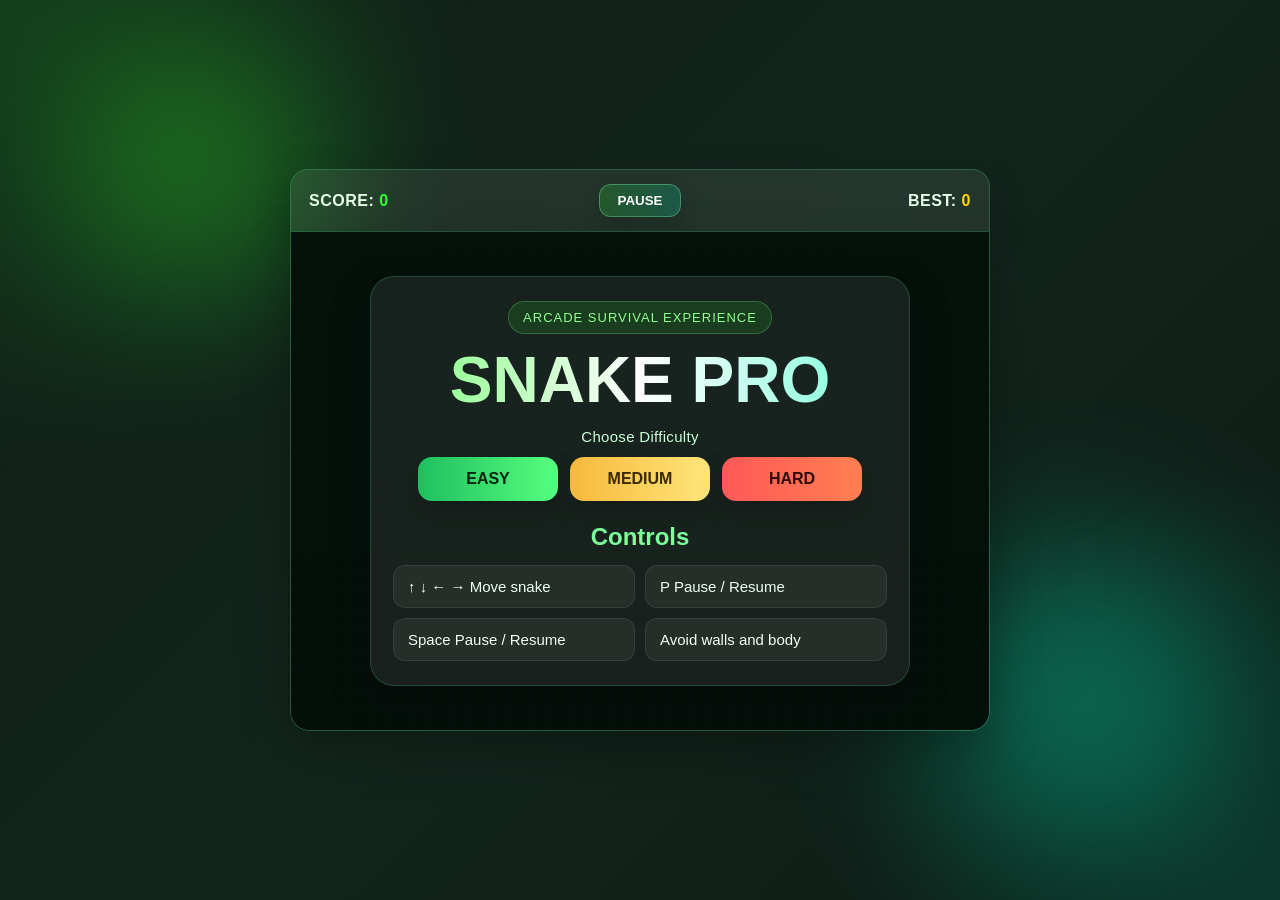
<file: snake.html>
<!DOCTYPE html>
<html lang="en">
<head>
  <meta charset="UTF-8" />
  <title>Snake Pro - Optimized</title>
  <style>
    * { margin: 0; padding: 0; box-sizing: border-box; }

    body {
      min-height: 100vh;
      font-family: 'Segoe UI', sans-serif;
      color: #fff;
      overflow: hidden;
      display: flex;
      align-items: center;
      justify-content: center;
      background:
        radial-gradient(circle at top left, rgba(50, 255, 50, 0.14), transparent 30%),
        radial-gradient(circle at bottom right, rgba(0, 255, 200, 0.12), transparent 28%),
        linear-gradient(135deg, #0f1e16, #12261d, #0d1a14);
      position: relative;
    }

    .bg-glow {
      position: absolute;
      border-radius: 50%;
      filter: blur(80px);
      opacity: 0.3;
      pointer-events: none;
      animation: floatGlow 10s ease-in-out infinite;
    }

    .glow1 {
      width: 260px;
      height: 260px;
      background: #32ff32;
      top: 4%;
      left: 5%;
    }

    .glow2 {
      width: 300px;
      height: 300px;
      background: #00ffc8;
      bottom: 6%;
      right: 4%;
      animation-delay: 2s;
    }

    .glow3 {
      width: 220px;
      height: 220px;
      background: #9dff7a;
      top: 52%;
      left: 52%;
      transform: translate(-50%, -50%);
      animation-delay: 4s;
    }

    @keyframes floatGlow {
      0%, 100% { transform: translate(0, 0) scale(1); }
      50% { transform: translate(18px, -18px) scale(1.08); }
    }

    @keyframes fadeUp {
      from {
        opacity: 0;
        transform: translateY(18px);
      }
      to {
        opacity: 1;
        transform: translateY(0);
      }
    }

    @keyframes floatIn {
      from {
        opacity: 0;
        transform: translateY(16px) scale(0.98);
      }
      to {
        opacity: 1;
        transform: translateY(0) scale(1);
      }
    }

    .game-shell {
      position: relative;
      z-index: 2;
      width: min(700px, 95vw);
      animation: fadeUp 0.7s ease;
    }

    #hud {
      width: 100%;
      display: flex;
      justify-content: space-between;
      align-items: center;
      padding: 14px 18px;
      background: rgba(255,255,255,0.08);
      border: 1px solid rgba(80, 255, 170, 0.20);
      border-bottom: none;
      border-radius: 18px 18px 0 0;
      backdrop-filter: blur(14px);
      box-shadow: 0 12px 34px rgba(0,0,0,0.25);
    }

    .stat-box {
      font-size: 16px;
      font-weight: bold;
      min-width: 120px;
      color: #eaffea;
      letter-spacing: 0.5px;
    }

    #score { color: #32ff32; }
    #best { color: #ffd700; }

    #btn-pause-toggle {
      background: linear-gradient(90deg, rgba(50,255,50,0.18), rgba(0,255,200,0.18));
      border: 1px solid rgba(140,255,180,0.35);
      color: white;
      padding: 8px 18px;
      border-radius: 12px;
      cursor: pointer;
      font-weight: bold;
      transition: all 0.25s ease;
      box-shadow: 0 8px 20px rgba(0,0,0,0.18);
    }

    #btn-pause-toggle:hover {
      transform: translateY(-2px);
      background: linear-gradient(90deg, #32ff32, #00ffc8);
      color: #06240e;
    }

    #game-container {
      position: relative;
      width: 100%;
      height: 500px;
      border: 1px solid rgba(80, 255, 170, 0.20);
      border-radius: 0 0 20px 20px;
      overflow: hidden;
      background: rgba(255,255,255,0.05);
      backdrop-filter: blur(10px);
      box-shadow: 0 18px 50px rgba(0,0,0,0.28);
    }

    canvas {
      display: block;
      width: 100%;
      height: 100%;
      background: #101812;
    }

    .overlay {
      position: absolute;
      inset: 0;
      display: flex;
      align-items: center;
      justify-content: center;
      padding: 20px;
      background: rgba(4, 14, 10, 0.86);
      z-index: 10;
    }

    #pause-overlay {
      display: none;
      background: rgba(4, 14, 10, 0.64);
    }

    .start-card {
      width: min(540px, 100%);
      max-width: 540px;
      background: rgba(255,255,255,0.08);
      border: 1px solid rgba(80, 255, 170, 0.18);
      border-radius: 24px;
      padding: 24px 22px;
      backdrop-filter: blur(14px);
      box-shadow: 0 18px 40px rgba(0,0,0,0.25);
      animation: floatIn 0.7s ease;
      text-align: center;
    }

    .game-badge {
      display: inline-block;
      padding: 8px 14px;
      border-radius: 999px;
      background: rgba(50,255,50,0.12);
      border: 1px solid rgba(120,255,150,0.24);
      color: #8dff8d;
      font-size: 13px;
      letter-spacing: 1px;
      text-transform: uppercase;
      margin-bottom: 14px;
    }

    h1 {
      font-size: clamp(42px, 7vw, 64px);
      line-height: 1;
      margin-bottom: 16px;
      background: linear-gradient(90deg, #7dff7d, #ffffff, #77ffd9);
      -webkit-background-clip: text;
      -webkit-text-fill-color: transparent;
    }

    .difficulty-title {
      color: #c9ffd8;
      font-size: 15px;
      margin-bottom: 12px;
      letter-spacing: 0.3px;
    }

    .difficulty-row {
      display: flex;
      gap: 12px;
      flex-wrap: wrap;
      justify-content: center;
      margin-bottom: 22px;
    }

    .menu-btn {
      min-width: 140px;
      padding: 13px 18px;
      font-size: 16px;
      font-weight: bold;
      border: none;
      border-radius: 14px;
      cursor: pointer;
      color: #fff;
      transition: all 0.25s ease;
      box-shadow: 0 12px 24px rgba(0,0,0,0.2);
    }

    .menu-btn:hover {
      transform: translateY(-3px) scale(1.03);
    }

    #btn-easy   { background: linear-gradient(90deg, #1fbf5f, #55ff7f); color: #06240e; }
    #btn-medium { background: linear-gradient(90deg, #f6b93b, #ffe57a); color: #3b2900; }
    #btn-hard   { background: linear-gradient(90deg, #ff5858, #ff7f50); color: #330909; }
    #btn-restart {
      background: linear-gradient(90deg, #32ff32, #00ffc8);
      color: #06240e;
      min-width: 180px;
    }

    .controls-title {
      color: #7dff9c;
      font-size: 24px;
      font-weight: 700;
      margin-bottom: 14px;
    }

    .controls-grid {
      display: grid;
      grid-template-columns: 1fr 1fr;
      gap: 10px;
    }

    .control-item {
      padding: 12px 14px;
      border-radius: 12px;
      background: rgba(255,255,255,0.06);
      border: 1px solid rgba(255,255,255,0.08);
      color: #f1fff4;
      font-size: 15px;
      text-align: left;
    }

    #pause-msg {
      font-size: 34px;
      color: #ffd700;
      font-weight: bold;
      letter-spacing: 1px;
    }

    .pause-sub {
      margin-top: 12px;
      color: #b9d1c2;
    }

    @media (max-width: 600px) {
      .game-shell {
        width: 96vw;
      }

      #game-container {
        height: 540px;
      }

      .start-card {
        padding: 20px 16px;
      }

      .difficulty-row {
        flex-direction: column;
        width: 100%;
      }

      .menu-btn {
        width: 100%;
      }

      .controls-grid {
        grid-template-columns: 1fr;
      }

      .control-item {
        font-size: 14px;
      }
    }
  </style>
</head>
<body>
  <div class="bg-glow glow1"></div>
  <div class="bg-glow glow2"></div>
  <div class="bg-glow glow3"></div>

  <div class="game-shell">
    <div id="hud">
      <div class="stat-box">SCORE: <span id="score">0</span></div>
      <button id="btn-pause-toggle">PAUSE</button>
      <div class="stat-box" style="text-align:right">BEST: <span id="best">0</span></div>
    </div>

    <div id="game-container">
      <canvas id="gameCanvas" width="700" height="500"></canvas>

      <div id="overlay" class="overlay">
        <div class="start-card">
          <div class="game-badge">Arcade Survival Experience</div>
          <h1 id="overlay-title">SNAKE PRO</h1>

          <div id="start-btns">
            <div class="difficulty-title">Choose Difficulty</div>
            <div class="difficulty-row">
              <button class="menu-btn" id="btn-easy">EASY</button>
              <button class="menu-btn" id="btn-medium">MEDIUM</button>
              <button class="menu-btn" id="btn-hard">HARD</button>
            </div>

            <div class="controls-title">Controls</div>
            <div class="controls-grid">
              <div class="control-item">↑ ↓ ← → Move snake</div>
              <div class="control-item">P Pause / Resume</div>
              <div class="control-item">Space Pause / Resume</div>
              <div class="control-item">Avoid walls and body</div>
            </div>
          </div>

          <div id="gameover-btns" style="display:none;">
            <div class="controls-title" style="margin-top: 4px;">Game Over</div>
            <div class="difficulty-row" style="margin-bottom: 0;">
              <button class="menu-btn" id="btn-restart">RESTART</button>
            </div>
          </div>
        </div>
      </div>

      <div id="pause-overlay" class="overlay">
        <div>
          <div id="pause-msg">GAME PAUSED</div>
          <p class="pause-sub">Click Resume or Press P / Space</p>
        </div>
      </div>
    </div>
  </div>

  <script>
    const canvas = document.getElementById('gameCanvas');
    const ctx = canvas.getContext('2d');
    const scoreEl = document.getElementById('score');
    const bestEl = document.getElementById('best');
    const overlay = document.getElementById('overlay');
    const pauseOverlay = document.getElementById('pause-overlay');
    const pauseBtn = document.getElementById('btn-pause-toggle');
    
    const WIDTH = 700;
    const HEIGHT = 500;
    const BLOCK = 20;
    const COLS = WIDTH / BLOCK;
    const ROWS = HEIGHT / BLOCK;

    const C = {
      black: '#101812',
      gray: 'rgba(90, 150, 100, 0.20)',
      snakeHead: '#7dff7d',
      snakeBody: '#22aa44',
      white: '#ffffff',
      red: '#ff5a5a',
      wall: '#7f8f7f'
    };

    let snake, dx, dy, food, obstacles, score, speed, speedInc, loop;
    let highScore = parseInt(localStorage.getItem('snakeHS') || '0');
    let state = 'START';

    bestEl.textContent = highScore;

    function drawGrid() {
      ctx.strokeStyle = C.gray;
      ctx.lineWidth = 0.6;
      for (let x = 0; x <= WIDTH; x += BLOCK) {
        ctx.beginPath();
        ctx.moveTo(x, 0);
        ctx.lineTo(x, HEIGHT);
        ctx.stroke();
      }
      for (let y = 0; y <= HEIGHT; y += BLOCK) {
        ctx.beginPath();
        ctx.moveTo(0, y);
        ctx.lineTo(WIDTH, y);
        ctx.stroke();
      }
    }

    function drawSnake() {
      snake.forEach((seg, i) => {
        ctx.fillStyle = i === 0 ? C.snakeHead : C.snakeBody;
        ctx.beginPath();
        ctx.roundRect(seg.x, seg.y, BLOCK, BLOCK, 5);
        ctx.fill();

        if (i !== 0) {
          ctx.fillStyle = "rgba(255,255,255,0.12)";
          ctx.fillRect(seg.x + 3, seg.y + 3, BLOCK - 6, 5);
        }

        if (i === 0) {
          ctx.fillStyle = C.white;
          ctx.beginPath(); ctx.arc(seg.x + 6, seg.y + 7, 3, 0, 7); ctx.fill();
          ctx.beginPath(); ctx.arc(seg.x + 14, seg.y + 7, 3, 0, 7); ctx.fill();
        }
      });
    }

    function spawnFood() {
      let pos;
      while (true) {
        pos = {
          x: Math.floor(Math.random() * COLS) * BLOCK,
          y: Math.floor(Math.random() * ROWS) * BLOCK
        };
        if (
          !snake.some(s => s.x === pos.x && s.y === pos.y) &&
          !obstacles.some(o => o.x === pos.x && o.y === pos.y)
        ) return pos;
      }
    }

    function startGame(diff) {
      snake = [{x: 100, y: 100}, {x: 80, y: 100}, {x: 60, y: 100}];
      dx = BLOCK;
      dy = 0;
      obstacles = [];
      score = 0;
      scoreEl.textContent = "0";

      if (diff === 'easy') {
        speed = 8;
        speedInc = 0.4;
      } else if (diff === 'medium') {
        speed = 10;
        speedInc = 0.7;
        for (let i = 8; i < 27; i++) {
          obstacles.push({ x: i * BLOCK, y: 120 }, { x: i * BLOCK, y: 380 });
        }
      } else {
        speed = 12;
        speedInc = 1.0;
        for (let i = 0; i < 20; i++) {
          obstacles.push({
            x: Math.floor(Math.random() * COLS) * BLOCK,
            y: Math.floor(Math.random() * ROWS) * BLOCK
          });
        }
      }

      food = spawnFood();
      state = 'PLAYING';
      overlay.style.display = 'none';
      pauseOverlay.style.display = 'none';
      pauseBtn.textContent = "PAUSE";
      runLoop();
    }

    function runLoop() {
      clearInterval(loop);
      loop = setInterval(gameStep, 1000 / speed);
    }

    function togglePause() {
      if (state !== 'PLAYING' && state !== 'PAUSED') return;

      if (state === 'PLAYING') {
        state = 'PAUSED';
        clearInterval(loop);
        pauseOverlay.style.display = 'flex';
        pauseBtn.textContent = "RESUME";
      } else {
        state = 'PLAYING';
        pauseOverlay.style.display = 'none';
        pauseBtn.textContent = "PAUSE";
        runLoop();
      }
    }

    function gameStep() {
      if (state !== 'PLAYING') return;

      const head = { x: snake[0].x + dx, y: snake[0].y + dy };

      if (
        head.x < 0 || head.x >= WIDTH ||
        head.y < 0 || head.y >= HEIGHT ||
        snake.some(s => s.x === head.x && s.y === head.y) ||
        obstacles.some(o => o.x === head.x && o.y === head.y)
      ) {
        return gameOver();
      }

      snake.unshift(head);

      if (head.x === food.x && head.y === food.y) {
        score++;
        scoreEl.textContent = score;
        food = spawnFood();
        speed += speedInc;
        runLoop();
      } else {
        snake.pop();
      }

      draw();
    }

    function draw() {
      const bgGrad = ctx.createLinearGradient(0, 0, 0, HEIGHT);
      bgGrad.addColorStop(0, '#122015');
      bgGrad.addColorStop(1, '#0c1510');
      ctx.fillStyle = bgGrad;
      ctx.fillRect(0, 0, WIDTH, HEIGHT);

      drawGrid();

      ctx.fillStyle = C.wall;
      obstacles.forEach(o => {
        ctx.beginPath();
        ctx.roundRect(o.x, o.y, BLOCK, BLOCK, 4);
        ctx.fill();

        ctx.fillStyle = "rgba(255,255,255,0.10)";
        ctx.fillRect(o.x + 2, o.y + 2, BLOCK - 4, 4);
        ctx.fillStyle = C.wall;
      });

      const foodGlow = ctx.createRadialGradient(food.x + 10, food.y + 10, 2, food.x + 10, food.y + 10, 14);
      foodGlow.addColorStop(0, '#ffb3b3');
      foodGlow.addColorStop(1, '#ff5a5a');
      ctx.fillStyle = foodGlow;
      ctx.beginPath();
      ctx.roundRect(food.x, food.y, BLOCK, BLOCK, 6);
      ctx.fill();

      drawSnake();
    }

    function gameOver() {
      clearInterval(loop);
      state = 'GAMEOVER';

      if (score > highScore) {
        highScore = score;
        localStorage.setItem('snakeHS', highScore);
        bestEl.textContent = highScore;
      }

      document.getElementById('overlay-title').textContent = 'GAME OVER';
      document.getElementById('overlay-title').style.color = '#ff6b6b';
      document.getElementById('overlay-title').style.webkitTextFillColor = '#ff6b6b';
      document.getElementById('start-btns').style.display = 'none';
      document.getElementById('gameover-btns').style.display = 'block';
      overlay.style.display = 'flex';
    }

    window.addEventListener('keydown', e => {
      const key = e.key.toLowerCase();
      if (['arrowup','arrowdown','arrowleft','arrowright',' '].includes(key)) e.preventDefault();

      if ((key === 'p' || key === ' ') && (state === 'PLAYING' || state === 'PAUSED')) {
        togglePause();
      }

      if (state === 'PLAYING') {
        if (key === 'arrowup'    && dy === 0) { dx = 0; dy = -BLOCK; }
        if (key === 'arrowdown'  && dy === 0) { dx = 0; dy = BLOCK; }
        if (key === 'arrowleft'  && dx === 0) { dx = -BLOCK; dy = 0; }
        if (key === 'arrowright' && dx === 0) { dx = BLOCK; dy = 0; }
      }
    });

    pauseBtn.onclick = togglePause;
    document.getElementById('btn-easy').onclick = () => startGame('easy');
    document.getElementById('btn-medium').onclick = () => startGame('medium');
    document.getElementById('btn-hard').onclick = () => startGame('hard');
    document.getElementById('btn-restart').onclick = () => location.reload();

    draw();
  </script>
</body>
</html>
</file>
